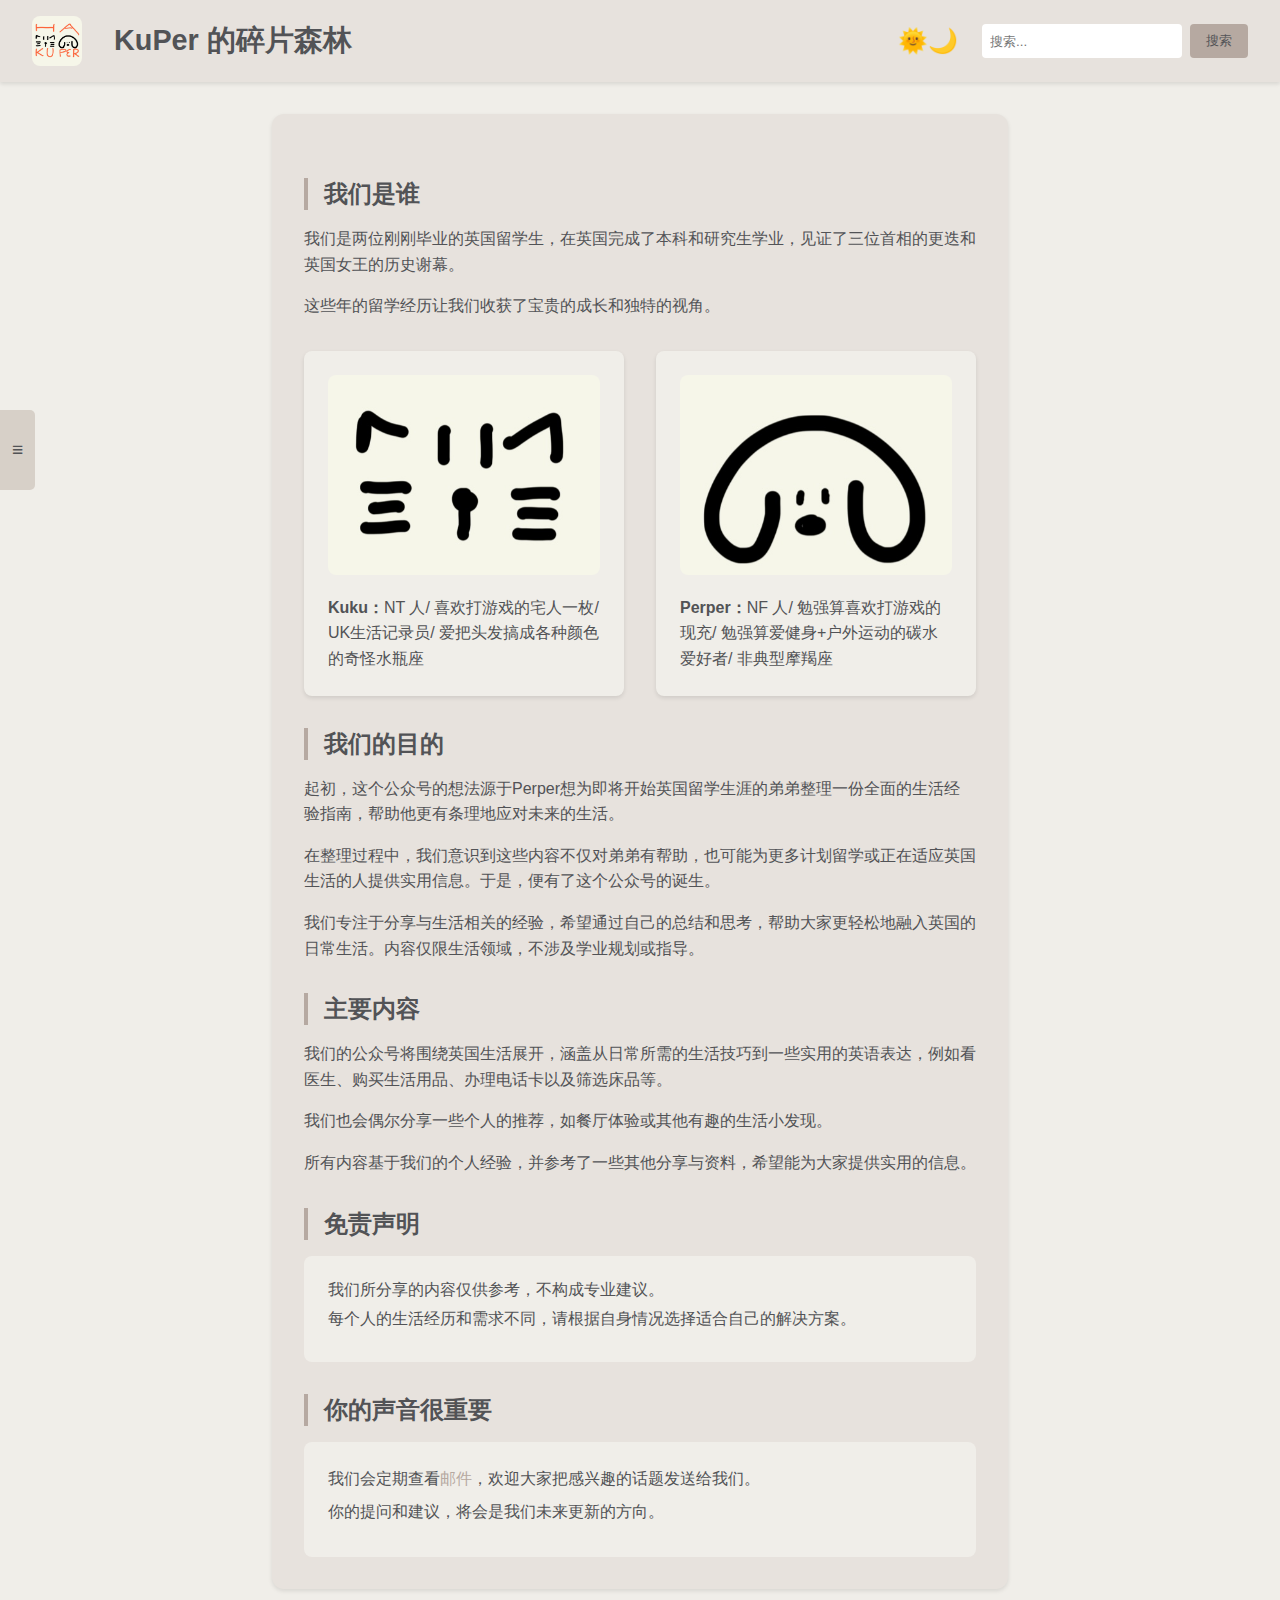
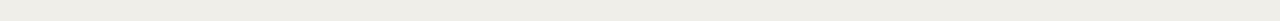
<file: index.html>
<!DOCTYPE html>
<html lang="zh">
<head>
    <meta charset="UTF-8">
    <meta name="viewport" content="width=device-width, initial-scale=1.0">
    <title>KuPer的碎片森林</title>
    <link rel="icon" href="pics/IMG_0237.JPG" type="image/jpeg">
    <link rel="apple-touch-icon" href="pics/IMG_0237.JPG">
    <link rel="shortcut icon" href="pics/IMG_0237.JPG" type="image/jpeg">
    <link rel="stylesheet" href="styles.css">
</head>
<body>
    <div class="sidebar">
        <div class="sidebar-toggle">≡</div>
        <div class="sidebar-content">
            <h3>目录</h3>
            <ul>
                <li><a href="roommate-faq.html">室友十问</a></li>
            </ul>
        </div>
    </div>
    <header class="header-container">
        <a href="index.html" class="logo-link">
            <img src="pics/IMG_0237.JPG" alt="公众号图片" class="header-image">
        </a>
        <h1>
            KuPer 的碎片森林
            <div class="popup">
                <img src="pics/IMG_7202.JPG" alt="公众号二维码" class="popup-image">
            </div>
        </h1>
        <div class="header-controls">
            <button id="darkModeToggle" class="theme-toggle">
                <span class="light-icon">🌞</span>
                <span class="dark-icon">🌙</span>
            </button>
            <div class="search-container">
                <input type="text" id="searchBox" placeholder="搜索...">
                <button onclick="search(searchBox.value)">搜索</button>
                <div class="search-dropdown"></div>
            </div>
        </div>
    </header>
    <main class="content">
        <section class="about-section">
            <h2>我们是谁</h2>
            <p class="intro-text">我们是两位刚刚毕业的英国留学生，在英国完成了本科和研究生学业，见证了三位首相的更迭和英国女王的历史谢幕。</p>
            <p class="intro-text">这些年的留学经历让我们收获了宝贵的成长和独特的视角。</p>
            
            <div class="profile-cards">
                <div class="profile-card">
                    <img src="pics/IMG_0239.JPG" alt="Kuku的照片" class="profile-image">
                    <p class="profile-text">
                        <strong>Kuku：</strong>NT 人/ 喜欢打游戏的宅人一枚/ UK生活记录员/ 爱把头发搞成各种颜色的奇怪水瓶座
                    </p>
                </div>
                <div class="profile-card">
                    <img src="pics/IMG_0239 2.JPG" alt="Perper的照片" class="profile-image">
                    <p class="profile-text">
                        <strong>Perper：</strong>NF 人/ 勉强算喜欢打游戏的现充/ 勉强算爱健身+户外运动的碳水爱好者/ 非典型摩羯座
                    </p>
                </div>
            </div>

            <h2>我们的目的</h2>
            <p class="purpose-text">起初，这个公众号的想法源于Perper想为即将开始英国留学生涯的弟弟整理一份全面的生活经验指南，帮助他更有条理地应对未来的生活。</p>
            <p class="purpose-text">在整理过程中，我们意识到这些内容不仅对弟弟有帮助，也可能为更多计划留学或正在适应英国生活的人提供实用信息。于是，便有了这个公众号的诞生。</p>
            <p class="purpose-text">我们专注于分享与生活相关的经验，希望通过自己的总结和思考，帮助大家更轻松地融入英国的日常生活。内容仅限生活领域，不涉及学业规划或指导。</p>

            <h2>主要内容</h2>
            <p class="content-text">我们的公众号将围绕英国生活展开，涵盖从日常所需的生活技巧到一些实用的英语表达，例如看医生、购买生活用品、办理电话卡以及筛选床品等。</p>
            <p class="content-text">我们也会偶尔分享一些个人的推荐，如餐厅体验或其他有趣的生活小发现。</p>
            <p class="content-text">所有内容基于我们的个人经验，并参考了一些其他分享与资料，希望能为大家提供实用的信息。</p>

            <h2>免责声明</h2>
            <div class="disclaimer">
                <p>我们所分享的内容仅供参考，不构成专业建议。</p>
                <p>每个人的生活经历和需求不同，请根据自身情况选择适合自己的解决方案。</p>
            </div>

            <h2>你的声音很重要</h2>
            <div class="feedback-section">
                <p>我们会定期查看<span class="email-container"><span class="email-text">邮件</span><button class="copy-btn" data-email="kuper_forest@outlook.com">复制邮箱地址</button></span>，欢迎大家把感兴趣的话题发送给我们。</p>
                <p>你的提问和建议，将会是我们未来更新的方向。</p>
            </div>
        </section>
    </main>
    <script src="searchIndex.js"></script>
    <script src="script.js"></script>
</body>
</html>
</file>
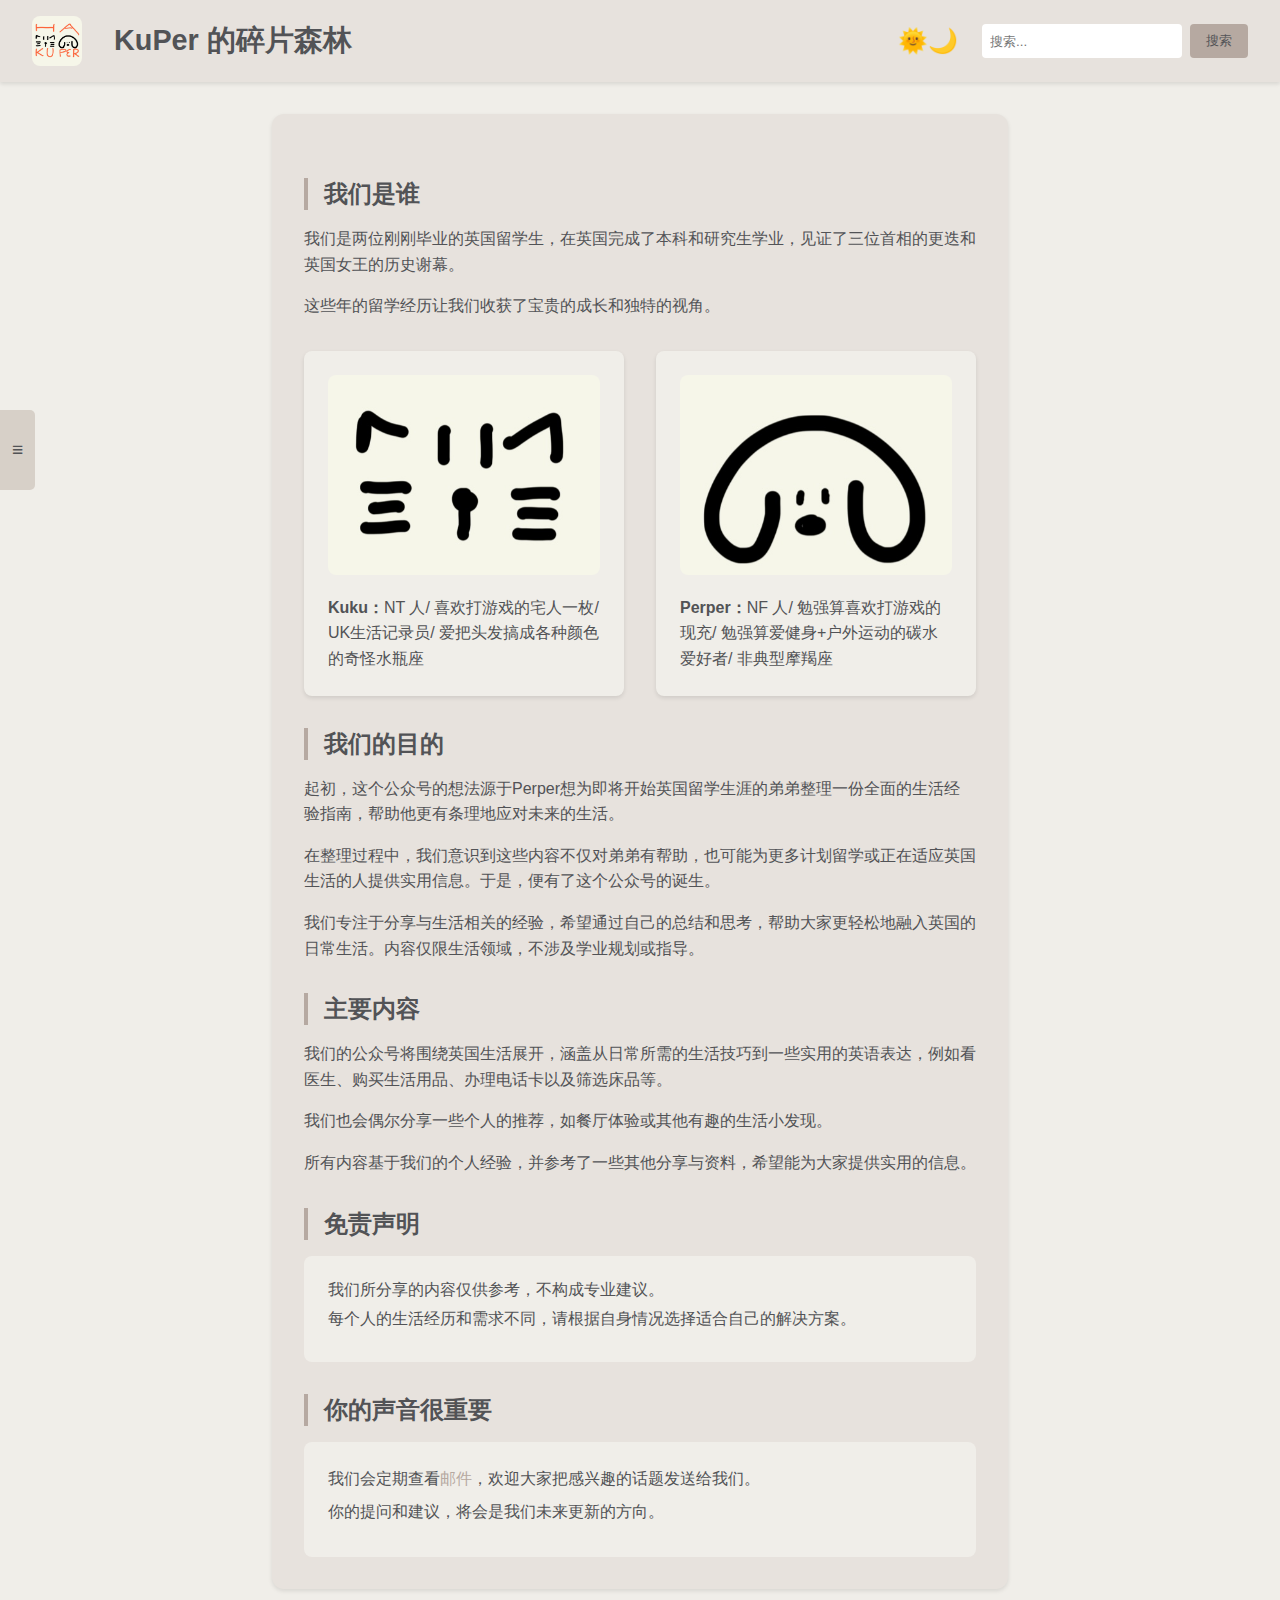
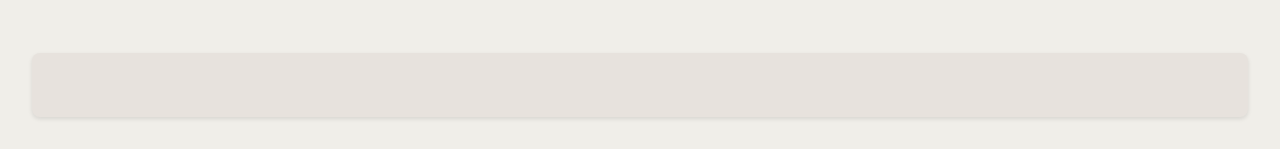
<file: KuPer的碎片森林.html>
<!DOCTYPE html>
<html lang="zh">
<head>
    <meta charset="UTF-8">
    <meta name="viewport" content="width=device-width, initial-scale=1.0">
    <title>KuPer的碎片森林</title>
    <link rel="icon" href="pics/IMG_0237.JPG" type="image/jpeg">
    <link rel="apple-touch-icon" href="pics/IMG_0237.JPG">
    <link rel="shortcut icon" href="pics/IMG_0237.JPG" type="image/jpeg">
    <link rel="stylesheet" href="styles.css">
</head>
<body>
    <div class="sidebar">
        <div class="sidebar-toggle">≡</div>
        <div class="sidebar-content">
            <h3>目录</h3>
            <ul>
                <li><a href="#home">首页</a></li>
                <li><a href="#about">关于</a></li>
                <li><a href="#contact">联系</a></li>
            </ul>
        </div>
    </div>
    <header class="header-container">
        <img src="pics/IMG_0237.JPG" alt="公众号图片" class="header-image">
        <h1>
            KuPer 的碎片森林
            <div class="popup">
                <img src="pics/IMG_7202.JPG" alt="公众号二维码" class="popup-image">
            </div>
        </h1>
        <div class="header-controls">
            <button id="darkModeToggle" class="theme-toggle">
                <span class="light-icon">🌞</span>
                <span class="dark-icon">🌙</span>
            </button>
            <div class="search-container">
                <input type="text" id="searchBox" placeholder="搜索...">
                <button onclick="search()">搜索</button>
            </div>
        </div>
    </header>
    <main class="content">
        <section class="about-section">
            <h2>我们是谁</h2>
            <p class="intro-text">我们是两位刚刚毕业的英国留学生，在英国完成了本科和研究生学业，见证了三位首相的更迭和英国女王的历史谢幕。</p>
            <p class="intro-text">这些年的留学经历让我们收获了宝贵的成长和独特的视角。</p>
            
            <div class="profile-cards">
                <div class="profile-card">
                    <img src="pics/IMG_0239.JPG" alt="Kuku的照片" class="profile-image">
                    <p class="profile-text">
                        <strong>Kuku：</strong>NT 人/ 喜欢打游戏的宅人一枚/ UK生活记录员/ 爱把头发搞成各种颜色的奇怪水瓶座
                    </p>
                </div>
                <div class="profile-card">
                    <img src="pics/IMG_0239 2.JPG" alt="Perper的照片" class="profile-image">
                    <p class="profile-text">
                        <strong>Perper：</strong>NF 人/ 勉强算喜欢打游戏的现充/ 勉强算爱健身+户外运动的碳水爱好者/ 非典型摩羯座
                    </p>
                </div>
            </div>

            <h2>我们的目的</h2>
            <p class="purpose-text">起初，这个公众号的想法源于Perper想为即将开始英国留学生涯的弟弟整理一份全面的生活经验指南，帮助他更有条理地应对未来的生活。</p>
            <p class="purpose-text">在整理过程中，我们意识到这些内容不仅对弟弟有帮助，也可能为更多计划留学或正在适应英国生活的人提供实用信息。于是，便有了这个公众号的诞生。</p>
            <p class="purpose-text">我们专注于分享与生活相关的经验，希望通过自己的总结和思考，帮助大家更轻松地融入英国的日常生活。内容仅限生活领域，不涉及学业规划或指导。</p>

            <h2>主要内容</h2>
            <p class="content-text">我们的公众号将围绕英国生活展开，涵盖从日常所需的生活技巧到一些实用的英语表达，例如看医生、购买生活用品、办理电话卡以及筛选床品等。</p>
            <p class="content-text">我们也会偶尔分享一些个人的推荐，如餐厅体验或其他有趣的生活小发现。</p>
            <p class="content-text">所有内容基于我们的个人经验，并参考了一些其他分享与资料，希望能为大家提供实用的信息。</p>

            <h2>免责声明</h2>
            <div class="disclaimer">
                <p>我们所分享的内容仅供参考，不构成专业建议。</p>
                <p>每个人的生活经历和需求不同，请根据自身情况选择适合自己的解决方案。</p>
            </div>

            <h2>你的声音很重要</h2>
            <div class="feedback-section">
                <p>我们会定期查看<span class="email-container"><span class="email-text">邮件</span><button class="copy-btn" data-email="KuperUK@outlook.com">复制邮箱地址</button></span>，欢迎大家把感兴趣的话题发送给我们。</p>
                <p>你的提问和建议，将会是我们未来更新的方向。</p>
            </div>
        </section>
    </main>
    <div id="results"></div>
    <script src="script.js"></script>
</body>
</html>
</file>
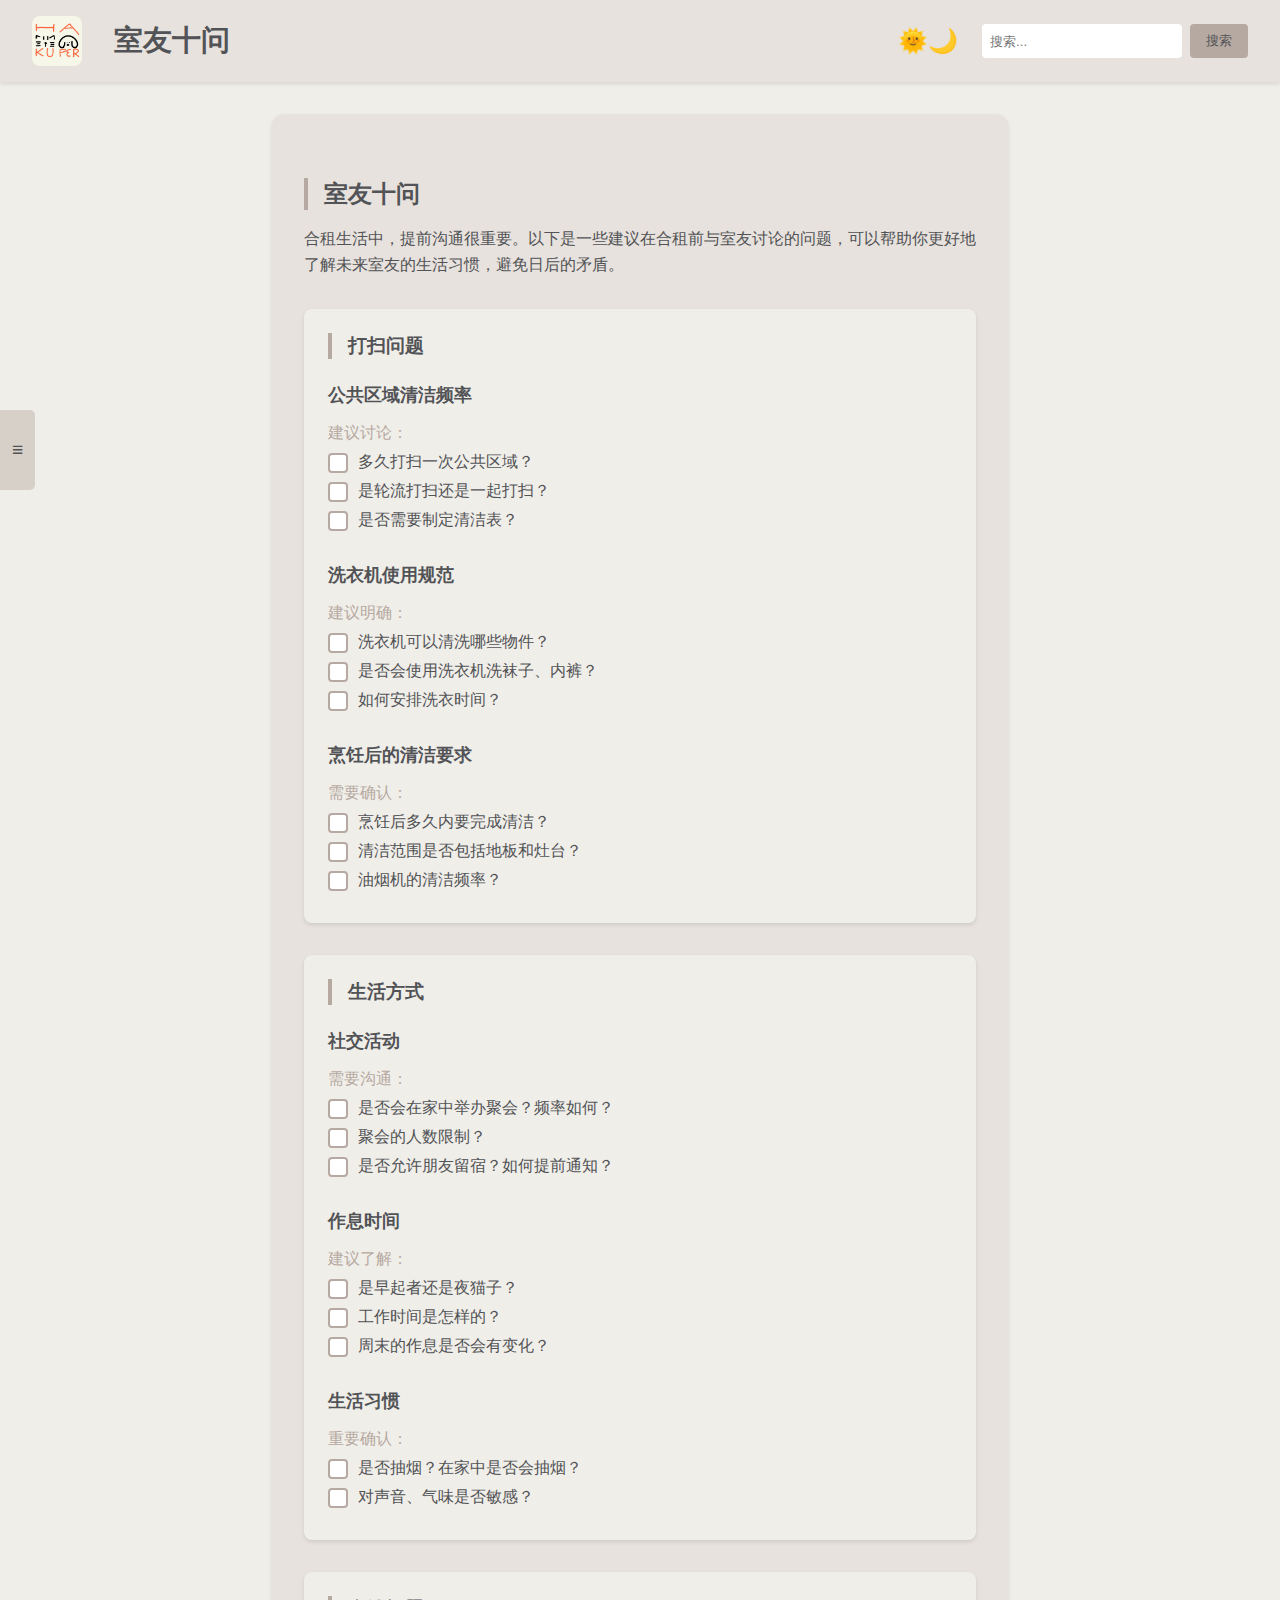
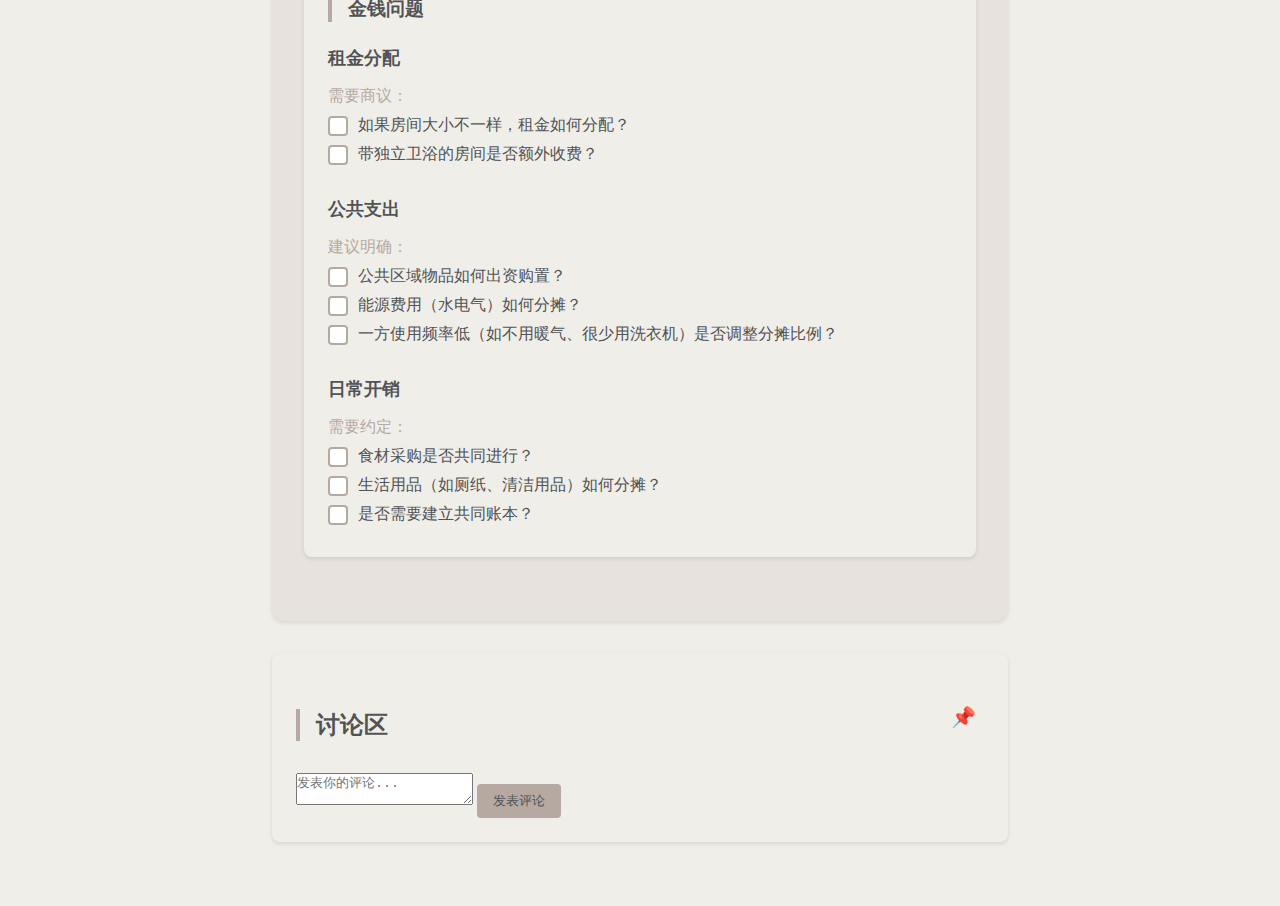
<file: roommate-faq.html>
<!DOCTYPE html>
<html lang="zh">
<head>
    <meta charset="UTF-8">
    <meta name="viewport" content="width=device-width, initial-scale=1.0">
    <title>室友十问 - KuPer的碎片森林</title>
    <link rel="icon" href="pics/IMG_0237.JPG" type="image/jpeg">
    <link rel="apple-touch-icon" href="pics/IMG_0237.JPG">
    <link rel="shortcut icon" href="pics/IMG_0237.JPG" type="image/jpeg">
    <link rel="stylesheet" href="styles.css">
</head>
<body>
    <!-- 保持相同的侧边栏和头部 -->
    <div class="sidebar">
        <div class="sidebar-toggle">≡</div>
        <div class="sidebar-content">
            <h3>目录</h3>
            <ul>
                <li><a href="index.html">返回首页</a></li>
                <li><a href="roommate-faq.html">室友十问</a></li>
            </ul>
        </div>
    </div>
    <header class="header-container">
        <a href="index.html" class="logo-link">
            <img src="pics/IMG_0237.JPG" alt="公众号图片" class="header-image">
        </a>
        <h1>
            室友十问
            <div class="popup">
                <img src="pics/IMG_7202.JPG" alt="公众号二维码" class="popup-image">
            </div>
        </h1>
        <div class="header-controls">
            <button id="darkModeToggle" class="theme-toggle">
                <span class="light-icon">🌞</span>
                <span class="dark-icon">🌙</span>
            </button>
            <div class="search-container">
                <input type="text" id="searchBox" placeholder="搜索...">
                <button onclick="search(searchBox.value)">搜索</button>
                <div class="search-dropdown"></div>
            </div>
        </div>
    </header>

    <main class="content">
        <section class="about-section">
            <h2>室友十问</h2>
            <p class="intro-text">
                合租生活中，提前沟通很重要。以下是一些建议在合租前与室友讨论的问题，可以帮助你更好地了解未来室友的生活习惯，避免日后的矛盾。
            </p>

            <div class="faq-section">
                <h3>打扫问题</h3>
                <div class="faq-item">
                    <h4>公共区域清洁频率</h4>
                    <p>建议讨论：</p>
                    <ul>
                        <li>
                            <label class="checkbox-container">
                                <input type="checkbox">
                                <span class="checkmark"></span>
                                多久打扫一次公共区域？
                            </label>
                        </li>
                        <li>
                            <label class="checkbox-container">
                                <input type="checkbox">
                                <span class="checkmark"></span>
                                是轮流打扫还是一起打扫？
                            </label>
                        </li>
                        <li>
                            <label class="checkbox-container">
                                <input type="checkbox">
                                <span class="checkmark"></span>
                                是否需要制定清洁表？
                            </label>
                        </li>
                    </ul>
                </div>

                <div class="faq-item">
                    <h4>洗衣机使用规范</h4>
                    <p>建议明确：</p>
                    <ul>
                        <li>
                            <label class="checkbox-container">
                                <input type="checkbox">
                                <span class="checkmark"></span>
                                洗衣机可以清洗哪些物件？
                            </label>
                        </li>
                        <li>
                            <label class="checkbox-container">
                                <input type="checkbox">
                                <span class="checkmark"></span>
                                是否会使用洗衣机洗袜子、内裤？
                            </label>
                        </li>
                        <li>
                            <label class="checkbox-container">
                                <input type="checkbox">
                                <span class="checkmark"></span>
                                如何安排洗衣时间？
                            </label>
                        </li>
                    </ul>
                </div>

                <div class="faq-item">
                    <h4>烹饪后的清洁要求</h4>
                    <p>需要确认：</p>
                    <ul>
                        <li>
                            <label class="checkbox-container">
                                <input type="checkbox">
                                <span class="checkmark"></span>
                                烹饪后多久内要完成清洁？
                            </label>
                        </li>
                        <li>
                            <label class="checkbox-container">
                                <input type="checkbox">
                                <span class="checkmark"></span>
                                清洁范围是否包括地板和灶台？
                            </label>
                        </li>
                        <li>
                            <label class="checkbox-container">
                                <input type="checkbox">
                                <span class="checkmark"></span>
                                油烟机的清洁频率？
                            </label>
                        </li>
                    </ul>
                </div>
            </div>

            <div class="faq-section">
                <h3>生活方式</h3>
                <div class="faq-item">
                    <h4>社交活动</h4>
                    <p>需要沟通：</p>
                    <ul>
                        <li>
                            <label class="checkbox-container">
                                <input type="checkbox">
                                <span class="checkmark"></span>
                                是否会在家中举办聚会？频率如何？
                            </label>
                        </li>
                        <li>
                            <label class="checkbox-container">
                                <input type="checkbox">
                                <span class="checkmark"></span>
                                聚会的人数限制？
                            </label>
                        </li>
                        <li>
                            <label class="checkbox-container">
                                <input type="checkbox">
                                <span class="checkmark"></span>
                                是否允许朋友留宿？如何提前通知？
                            </label>
                        </li>
                    </ul>
                </div>

                <div class="faq-item">
                    <h4>作息时间</h4>
                    <p>建议了解：</p>
                    <ul>
                        <li>
                            <label class="checkbox-container">
                                <input type="checkbox">
                                <span class="checkmark"></span>
                                是早起者还是夜猫子？
                            </label>
                        </li>
                        <li>
                            <label class="checkbox-container">
                                <input type="checkbox">
                                <span class="checkmark"></span>
                                工作时间是怎样的？
                            </label>
                        </li>
                        </li>
                            <label class="checkbox-container">
                                <input type="checkbox">
                                <span class="checkmark"></span>
                                周末的作息是否会有变化？
                            </label>
                        </li>
                    </ul>
                </div>

                <div class="faq-item">
                    <h4>生活习惯</h4>
                    <p>重要确认：</p>
                    <ul>
                        </li>
                            <label class="checkbox-container">
                                <input type="checkbox">
                                <span class="checkmark"></span>
                                是否抽烟？在家中是否会抽烟？
                            </label>
                        </li>
                        <li>
                            <label class="checkbox-container">
                                <input type="checkbox">
                                <span class="checkmark"></span>
                                对声音、气味是否敏感？
                            </label>
                        </li>
                    </ul>
                </div>
            </div>

            <div class="faq-section">
                <h3>金钱问题</h3>
                <div class="faq-item">
                    <h4>租金分配</h4>
                    <p>需要商议：</p>
                    <ul>
                        <li>
                            <label class="checkbox-container">
                                <input type="checkbox">
                                <span class="checkmark"></span>
                                如果房间大小不一样，租金如何分配？
                            </label>
                        </li>
                        <li>
                            <label class="checkbox-container">
                                <input type="checkbox">
                                <span class="checkmark"></span>
                                带独立卫浴的房间是否额外收费？
                            </label>
                        </li>
                    </ul>
                </div>

                <div class="faq-item">
                    <h4>公共支出</h4>
                    <p>建议明确：</p>
                    <ul>
                        <li>
                            <label class="checkbox-container">
                                <input type="checkbox">
                                <span class="checkmark"></span>
                                公共区域物品如何出资购置？
                            </label>
                        </li>
                        <li>
                            <label class="checkbox-container">
                                <input type="checkbox">
                                <span class="checkmark"></span>
                                能源费用（水电气）如何分摊？
                            </label>
                        </li>
                        <li>
                            <label class="checkbox-container">
                                <input type="checkbox">
                                <span class="checkmark"></span>
                                一方使用频率低（如不用暖气、很少用洗衣机）是否调整分摊比例？
                            </label>
                        </li>
                    </ul>
                </div>

                <div class="faq-item">
                    <h4>日常开销</h4>
                    <p>需要约定：</p>
                    <ul>
                        <li>
                            <label class="checkbox-container">
                                <input type="checkbox">
                                <span class="checkmark"></span>
                                食材采购是否共同进行？
                            </label>
                        </li>
                        <li>
                            <label class="checkbox-container">
                                <input type="checkbox">
                                <span class="checkmark"></span>
                                生活用品（如厕纸、清洁用品）如何分摊？
                            </label>
                        </li>
                        <li>
                            <label class="checkbox-container">
                                <input type="checkbox">
                                <span class="checkmark"></span>
                                是否需要建立共同账本？
                            </label>
                        </li>
                    </ul>
                </div>
            </div>
        </section>
        <div class="discussion-container">
            <div class="discussion-header">
                <h2>讨论区</h2>
                <button class="pin-toggle">📌</button>
            </div>
            <div class="comment-input">
                <textarea id="newComment" placeholder="发表你的评论..."></textarea>
                <button onclick="addComment()">发表评论</button>
            </div>
            <div class="comments-list" id="commentsList">
                <!-- 评论将动态插入到这里 -->
            </div>
        </div>
    </main>
    <script src="searchIndex.js"></script>
    <script src="script.js"></script>
</body>
</html>
</file>
<file: styles.css>
:root {
    /* 莫兰迪色系 */
    --bg-color: #F0EEE9;
    --text-color: #525356;
    --header-bg: #E7E2DD;
    --sidebar-bg: #D7D0C8;
    --button-bg: #B6A9A1;
    --button-hover: #8B8178;
    --shadow: rgba(0,0,0,0.1);
    --input-bg: #FFFFFF;
}

[data-theme="dark"] {
    --bg-color: #525356;
    --text-color: #E7E2DD;
    --header-bg: #3F4045;
    --sidebar-bg: #2F3033;
    --button-bg: #8B8178;
    --button-hover: #B6A9A1;
    --shadow: rgba(0,0,0,0.3);
    --input-bg: #3F4045;
}

* {
    margin: 0;
    padding: 0;
    box-sizing: border-box;
}

body {
    font-family: "Microsoft YaHei", "微软雅黑", sans-serif;
    background-color: var(--bg-color);
    color: var(--text-color);
    transition: background-color 0.3s, color 0.3s;
    min-height: 100vh;
    display: flex;
    flex-direction: column;
}

/* 侧边栏样式 */
.sidebar {
    position: fixed;
    left: 0;
    top: 50%;
    transform: translateY(-50%);
    z-index: 1000;
    display: flex;
}

.sidebar-toggle {
    background-color: var(--sidebar-bg);
    color: var(--text-color);
    padding: 15px 8px;
    cursor: pointer;
    border-radius: 0 5px 5px 0;
    font-size: 1.2rem;
    transition: background-color 0.3s;
    z-index: 2;
    height: 80px;
    width: 35px;
    display: flex;
    align-items: center;
    justify-content: center;
    position: relative;
    left: 0;
    transition: left 0.3s ease;
}

.sidebar-content {
    position: absolute;
    left: -250px;
    top: 50%;
    transform: translateY(-50%);
    width: 250px;
    background-color: var(--sidebar-bg);
    padding: 20px;
    border-radius: 0 10px 10px 0;
    transition: left 0.3s ease;
    opacity: 0;
    visibility: hidden;
}

.sidebar:hover .sidebar-toggle {
    left: 250px;
}

.sidebar:hover .sidebar-content {
    left: 0;
    opacity: 1;
    visibility: visible;
}

.sidebar-content h3 {
    margin-bottom: 15px;
    color: var(--text-color);
}

.sidebar-content ul {
    list-style: none;
}

.sidebar-content ul li {
    margin: 10px 0;
}

.sidebar-content ul li a {
    color: var(--text-color);
    text-decoration: none;
    transition: color 0.3s;
}

.sidebar-content ul li a:hover {
    color: var(--button-hover);
}

.header-container {
    display: flex;
    align-items: center;
    gap: 2rem;
    padding: 1rem 2rem;
    background-color: var(--header-bg);
    box-shadow: 0 2px 4px var(--shadow);
}

.header-image {
    width: 50px;
    height: 50px;
    object-fit: cover;
    border-radius: 8px;
}

h1 {
    font-size: 1.8rem;
    color: var(--text-color);
    margin-right: auto;
    position: relative;
    cursor: pointer;
}

.header-controls {
    display: flex;
    align-items: center;
    gap: 1rem;
}

.theme-toggle {
    background: none;
    border: none;
    font-size: 1.5rem;
    cursor: pointer;
    padding: 0.5rem;
    border-radius: 50%;
    display: flex;
    align-items: center;
    justify-content: center;
    transition: background-color 0.3s;
}

.theme-toggle:hover {
    background-color: var(--button-hover);
}

[data-theme="dark"] .light-icon {
    display: none;
}

[data-theme="light"] .dark-icon {
    display: none;
}

.search-container {
    position: relative;
    display: flex;
    gap: 0.5rem;
}

#searchBox {
    padding: 0.5rem;
    border: none;
    border-radius: 4px;
    width: 200px;
    background-color: var(--input-bg);
    color: var(--text-color);
}

button {
    padding: 0.5rem 1rem;
    background-color: var(--button-bg);
    color: var(--text-color);
    border: none;
    border-radius: 4px;
    cursor: pointer;
    transition: background-color 0.3s;
}

button:hover {
    background-color: var(--button-hover);
}

#results {
    padding: 2rem;
    margin: 2rem;
    background-color: var(--header-bg);
    border-radius: 8px;
    box-shadow: 0 2px 4px var(--shadow);
}

.popup {
    position: absolute;
    top: calc(100% + 10px);
    left: 50%;
    transform: translateX(-50%);
    z-index: 9999;
    background-color: var(--header-bg);
    padding: 15px;
    border-radius: 12px;
    box-shadow: 0 4px 12px var(--shadow);
    opacity: 0;
    visibility: hidden;
    transition: all 0.3s ease;
}

.popup::after {
    content: '';
    position: absolute;
    top: -10px;
    left: 50%;
    transform: translateX(-50%);
    border-left: 10px solid transparent;
    border-right: 10px solid transparent;
    border-bottom: 10px solid var(--header-bg);
    border-top: none;
}

.popup-image {
    max-width: 280px;
    height: auto;
    display: block;
    border-radius: 8px;
}

h1:hover .popup {
    opacity: 1;
    visibility: visible;
    top: calc(100% + 20px);
}

/* 主要内容样式 */
.content {
    max-width: 800px;
    margin: 2rem auto;
    padding: 0 2rem;
}

.about-section {
    background-color: var(--header-bg);
    padding: 2rem;
    border-radius: 12px;
    box-shadow: 0 2px 4px var(--shadow);
}

h2 {
    color: var(--text-color);
    margin: 2rem 0 1rem;
    font-size: 1.5rem;
    position: relative;
    padding-left: 1rem;
    border-left: 4px solid var(--button-bg);
}

.intro-text {
    margin-bottom: 1rem;
    line-height: 1.6;
}

.profile-cards {
    display: flex;
    gap: 2rem;
    margin: 2rem 0;
    flex-wrap: wrap;
}

.profile-card {
    flex: 1;
    min-width: 300px;
    background-color: var(--bg-color);
    padding: 1.5rem;
    border-radius: 8px;
    box-shadow: 0 2px 4px var(--shadow);
}

.profile-image {
    width: 100%;
    height: 200px;
    object-fit: cover;
    border-radius: 8px;
    margin-bottom: 1rem;
}

.profile-text {
    line-height: 1.6;
}

.purpose-text, .content-text {
    margin-bottom: 1rem;
    line-height: 1.6;
}

.disclaimer {
    background-color: var(--bg-color);
    padding: 1.5rem;
    border-radius: 8px;
    margin: 1rem 0;
}

.disclaimer p {
    margin-bottom: 0.5rem;
}

.feedback-section {
    background-color: var(--bg-color);
    padding: 1.5rem;
    border-radius: 8px;
    margin-top: 1rem;
}

.feedback-section p {
    margin-bottom: 0.5rem;
    line-height: 1.6;
}

/* 响应式设计 */
@media (max-width: 768px) {
    .profile-cards {
        flex-direction: column;
    }
    
    .profile-card {
        min-width: 100%;
    }
}

/* 添加页脚样式 */
.footer {
    width: 100%;
    height: 100px; /* 可以根据需要调整高度 */
    background-color: var(--sidebar-bg); /* 使用侧边栏的颜色，保持一致性 */
    margin-top: 4rem; /* 与上方内容保持一定距离 */
}

.footer {
    margin-top: auto; /* 将页脚推到底部 */
}

/* 邮件链接和复制按钮样式 */
.email-container {
    position: relative;
    display: inline-block;
    color: var(--button-bg);
    cursor: pointer;
}

.email-text {
    color: inherit;
    text-decoration: none;
}

.email-container:hover {
    color: var(--button-hover);
}

.copy-btn {
    position: absolute;
    display: none;
    bottom: 100%;
    left: 50%;
    transform: translateX(-50%);
    white-space: nowrap;
    background-color: var(--header-bg);
    color: var(--text-color);
    padding: 5px 10px;
    border: none;
    border-radius: 4px;
    font-size: 0.9rem;
    cursor: pointer;
    box-shadow: 0 2px 8px var(--shadow);
    margin-bottom: 5px;
    z-index: 1000;
    transition: opacity 0.3s ease, visibility 0.3s ease;
}

.copy-btn::before {
    content: '';
    position: absolute;
    bottom: -4px;
    left: 50%;
    transform: translateX(-50%);
    border-left: 4px solid transparent;
    border-right: 4px solid transparent;
    border-top: 4px solid var(--header-bg);
    border-bottom: none;
}

.email-container:hover .copy-btn {
    display: block;
    animation: fadeIn 0.3s ease;
}

.copy-btn:hover {
    background-color: var(--button-hover);
    color: var(--header-bg);
}

.email-container .copy-btn {
    opacity: 0;
    visibility: hidden;
    transition: opacity 0.3s ease 0.2s, visibility 0.3s ease 0.2s;
    transition-delay: 1s;
}

.email-container:hover .copy-btn {
    opacity: 1;
    visibility: visible;
    transition-delay: 0.5s;
}

@keyframes fadeIn {
    from {
        opacity: 0;
    }
    to {
        opacity: 1;
    }
}

/* 搜索相关样式 */
.search-container {
    position: relative;
    display: flex;
    gap: 0.5rem;
}

.search-dropdown {
    position: absolute;
    top: 100%;
    left: 0;
    width: 300px; /* 固定宽度 */
    max-height: 400px; /* 最大高度 */
    overflow-y: auto; /* 允许滚动 */
    background-color: var(--header-bg);
    border-radius: 4px;
    box-shadow: 0 2px 8px var(--shadow);
    margin-top: 5px;
    z-index: 1000;
}

.search-result-item {
    padding: 12px 15px;
    cursor: pointer;
    border-bottom: 1px solid var(--shadow);
    transition: background-color 0.2s ease;
}

.search-result-item:last-child {
    border-bottom: none;
}

.result-section {
    font-size: 0.85em;
    color: var(--button-bg);
    margin-bottom: 4px;
}

.result-text {
    font-size: 0.95em;
    line-height: 1.4;
    color: var(--text-color);
}

.highlight-text {
    background-color: var(--button-bg);
    color: var(--header-bg);
    padding: 0 2px;
    border-radius: 2px;
    font-weight: 500;
}

.search-result-item:hover {
    background-color: var(--bg-color);
}

.search-result-item:hover .result-section,
.search-result-item:hover .result-text {
    color: var(--header-bg);
}

.no-result {
    text-align: center;
    color: var(--text-color);
    cursor: default;
}

.no-result:hover {
    background-color: transparent;
}

/* 搜索结果高亮动画 */
@keyframes highlight {
    0% { background-color: var(--button-bg); }
    100% { background-color: transparent; }
}

.highlight {
    animation: highlight 2s ease-out;
}

/* 室友十问页面样式 */
.faq-section {
    margin: 2rem 0;
    padding: 1.5rem;
    background-color: var(--bg-color);
    border-radius: 8px;
    box-shadow: 0 2px 4px var(--shadow);
}

.faq-section h3 {
    color: var(--text-color);
    margin-bottom: 1.5rem;
    padding-left: 1rem;
    border-left: 4px solid var(--button-bg);
}

.faq-item {
    margin-bottom: 2rem;
}

.faq-item:last-child {
    margin-bottom: 0;
}

.faq-item h4 {
    color: var(--text-color);
    margin-bottom: 1rem;
    font-size: 1.1rem;
}

.faq-item p {
    margin-bottom: 0.5rem;
    color: var(--button-bg);
}

.faq-item ul {
    list-style-type: none;
    padding-left: 0;
}

.faq-item ul li {
    margin: 0.5rem 0;
    position: relative;
    padding-left: 0;
}

.faq-item ul li::before {
    display: none;
}

/* 勾选框样式 */
.checkbox-container {
    display: flex;
    align-items: center;
    position: relative;
    padding-left: 30px;
    cursor: pointer;
    user-select: none;
    margin: 0.5rem 0;
}

.checkbox-container input {
    position: absolute;
    opacity: 0;
    cursor: pointer;
    height: 0;
    width: 0;
}

.checkmark {
    position: absolute;
    left: 0;
    top: 50%;
    transform: translateY(-50%);
    height: 20px;
    width: 20px;
    background-color: var(--input-bg);
    border: 2px solid var(--button-bg);
    border-radius: 4px;
}

.checkbox-container:hover input ~ .checkmark {
    background-color: var(--bg-color);
}

.checkbox-container input:checked ~ .checkmark {
    background-color: var(--button-bg);
}

.checkmark:after {
    content: "";
    position: absolute;
    display: none;
}

.checkbox-container input:checked ~ .checkmark:after {
    display: block;
}

.checkbox-container .checkmark:after {
    left: 6px;
    top: 2px;
    width: 5px;
    height: 10px;
    border: solid white;
    border-width: 0 2px 2px 0;
    transform: rotate(45deg);
}

.logo-link {
    display: block;
    text-decoration: none;
    cursor: pointer;
    line-height: 0;
}

.logo-link:hover {
    opacity: 0.9;
    transition: opacity 0.3s ease;
}

.header-image {
    width: 50px;
    height: 50px;
    object-fit: cover;
    border-radius: 8px;
}

.discussion-container {
    background-color: var(--bg-color);
    padding: 1.5rem;
    border-radius: 8px;
    box-shadow: 0 2px 4px var(--shadow);
    margin: 2rem 0;
    transition: all 0.3s ease;
}

.discussion-header {
    display: flex;
    justify-content: space-between;
    align-items: center;
    margin-bottom: 1rem;
}

/* 图钉按钮样式 */
.pin-toggle {
    background: none;
    border: none;
    cursor: pointer;
    padding: 8px;
    font-size: 20px;
    display: flex;
    align-items: center;
    color: var(--text-color);
    transition: transform 0.3s ease;
}

.pin-toggle.pinned {
    transform: rotate(-45deg);
    color: var(--button-bg);
}

/* 分屏布局样式 */
.content {
    max-width: 800px;
    margin: 2rem auto;
    padding: 0 2rem;
    transition: all 0.3s ease;
}

.content.with-discussion {
    margin-right: 32%;
    max-width: 100%;
}

.discussion-container.pinned {
    position: fixed;
    right: 0;
    top: 0;
    width: 30%;
    height: 100vh;
    margin: 0;
    border-radius: 0;
    overflow-y: auto;
    z-index: 1000;
}


/* 移动端适配 */
@media (max-width: 768px) {
    .pin-toggle {
        display: none;
    }
    
    .content.with-discussion {
        margin-right: 0;
        max-width: 800px;
    }
}
</file>
